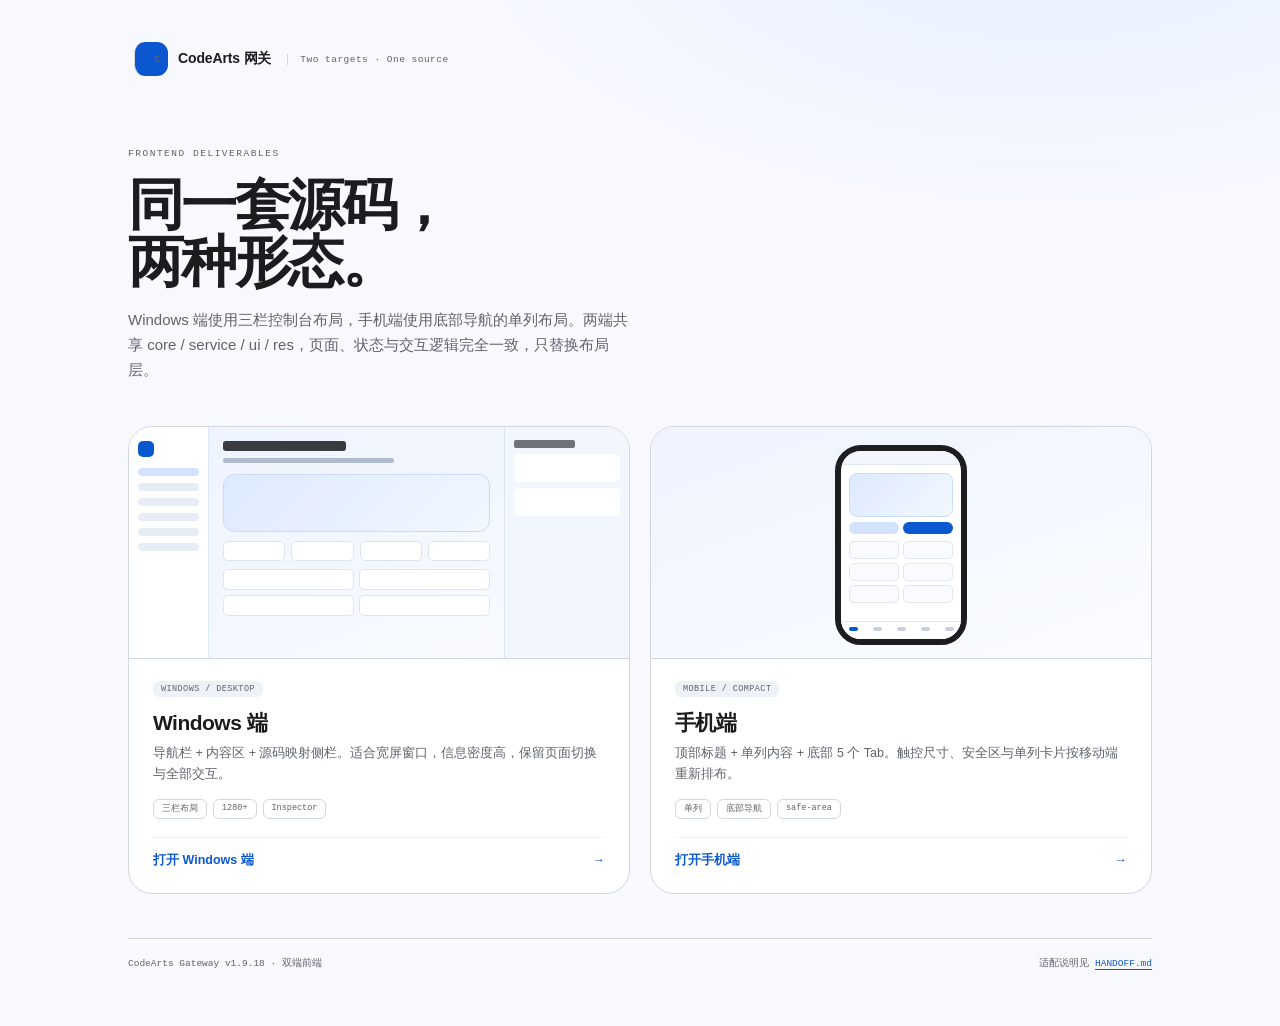
<file: web/index.html>
<!DOCTYPE html>
<html lang="zh-CN">
<head>
<meta charset="UTF-8">
<meta name="viewport" content="width=device-width, initial-scale=1">
<title>CodeArts 网关 · 选择端</title>
<link rel="icon" href="data:image/svg+xml,%3Csvg xmlns='http://www.w3.org/2000/svg' viewBox='0 0 24 24'%3E%3Crect width='24' height='24' rx='6' fill='%230B57D0'/%3E%3Cpath d='M7 12h10M12 7v10' stroke='white' stroke-width='2' stroke-linecap='round'/%3E%3C/svg%3E">
<style>
  :root {
    --primary: #0B57D0;
    --container: #D3E3FD;
    --on-container: #041E49;
    --ink: #1A1C1E;
    --muted: #5F636B;
    --line: #D2D6DF;
    --bg: #F8F9FF;
    --surface: #FFFFFF;
    --mono: "SF Mono", ui-monospace, Menlo, Consolas, monospace;
    --font: "Roboto", -apple-system, BlinkMacSystemFont, "PingFang SC", "Microsoft YaHei", sans-serif;
  }

  * { box-sizing: border-box; }

  body {
    margin: 0;
    min-height: 100vh;
    background:
      radial-gradient(1000px 520px at 82% -10%, #E4EDFF 0%, rgba(228, 237, 255, 0) 62%),
      var(--bg);
    color: var(--ink);
    font-family: var(--font);
    -webkit-font-smoothing: antialiased;
  }

  .wrap {
    max-width: 1080px;
    margin: 0 auto;
    padding: 42px 28px 56px;
  }

  .brand {
    display: flex;
    align-items: center;
    gap: 10px;
    text-decoration: none;
    color: inherit;
  }

  .mark {
    display: grid;
    place-items: center;
    width: 34px;
    height: 34px;
    border-radius: 11px;
    background: var(--primary);
    color: #fff;
    font-size: 15px;
    font-weight: 700;
  }

  .brand b {
    font-size: 14px;
    letter-spacing: -0.01em;
  }

  .brand span {
    margin-left: 6px;
    padding-left: 12px;
    border-left: 1px solid var(--line);
    font-family: var(--mono);
    font-size: 9.5px;
    letter-spacing: 0.05em;
    color: var(--muted);
  }

  .hero {
    max-width: 760px;
    padding: 66px 0 44px;
  }

  .kicker {
    font-family: var(--mono);
    font-size: 9.5px;
    letter-spacing: 0.16em;
    text-transform: uppercase;
    color: var(--muted);
  }

  h1 {
    margin: 16px 0 0;
    font-size: clamp(38px, 5vw, 56px);
    line-height: 1.02;
    font-weight: 600;
    letter-spacing: -0.045em;
  }

  .lede {
    margin: 18px 0 0;
    max-width: 60ch;
    font-size: 15px;
    line-height: 1.65;
    color: var(--muted);
  }

  .cards {
    display: grid;
    grid-template-columns: repeat(2, minmax(0, 1fr));
    gap: 20px;
  }

  .card {
    display: flex;
    flex-direction: column;
    overflow: hidden;
    border: 1px solid var(--line);
    border-radius: 24px;
    background: var(--surface);
    text-decoration: none;
    color: inherit;
    transition: transform 0.24s cubic-bezier(0.2, 0, 0, 1),
      box-shadow 0.24s cubic-bezier(0.2, 0, 0, 1), border-color 0.24s ease;
  }

  .card:hover {
    transform: translateY(-4px);
    border-color: #AECBFA;
    box-shadow: 0 20px 44px rgba(16, 24, 40, 0.1);
  }

  .preview {
    position: relative;
    height: 232px;
    border-bottom: 1px solid var(--line);
    overflow: hidden;
  }

  .preview-desktop {
    background: linear-gradient(160deg, #EDF3FE, #F9FBFF);
  }

  .d-rail {
    position: absolute;
    top: 0;
    bottom: 0;
    left: 0;
    display: flex;
    flex-direction: column;
    gap: 7px;
    width: 16%;
    padding: 14px 9px;
    background: #fff;
    border-right: 1px solid #DCE7F8;
  }

  .d-rail b {
    width: 16px;
    height: 16px;
    margin-bottom: 4px;
    border-radius: 5px;
    background: #0B57D0;
  }

  .d-rail i {
    width: 100%;
    height: 8px;
    border-radius: 4px;
    background: #E7EDF7;
  }

  .d-rail i.on { background: #D3E3FD; }

  .d-body {
    position: absolute;
    top: 0;
    right: 25%;
    bottom: 0;
    left: 16%;
    padding: 14px;
  }

  .d-title {
    display: block;
    width: 46%;
    height: 10px;
    border-radius: 3px;
    background: #1A1C1E;
    opacity: 0.85;
  }

  .d-sub {
    display: block;
    width: 64%;
    height: 5px;
    margin-top: 7px;
    border-radius: 2px;
    background: #AEBACD;
  }

  .d-hero {
    display: block;
    height: 58px;
    margin-top: 11px;
    border: 1px solid #C9DBF8;
    border-radius: 11px;
    background: linear-gradient(135deg, #DCE9FF, #F2F7FF);
  }

  .d-row {
    display: flex;
    gap: 6px;
    height: 20px;
    margin-top: 9px;
  }

  .d-row b {
    flex: 1;
    border: 1px solid #DCE5F2;
    border-radius: 5px;
    background: #fff;
  }

  .d-grid {
    display: grid;
    grid-template-columns: 1fr 1fr;
    gap: 5px;
    margin-top: 8px;
  }

  .d-grid i {
    height: 21px;
    border: 1px solid #DCE5F2;
    border-radius: 5px;
    background: #fff;
  }

  .d-sheet {
    position: absolute;
    top: 0;
    right: 0;
    bottom: 0;
    width: 25%;
    padding: 13px 9px;
    background: #F2F6FD;
    border-left: 1px solid #DCE5F2;
  }

  .d-sheet b {
    display: block;
    width: 58%;
    height: 8px;
    border-radius: 2px;
    background: #1A1C1E;
    opacity: 0.6;
  }

  .d-sheet i {
    display: block;
    height: 28px;
    margin-top: 6px;
    border-radius: 5px;
    background: #fff;
  }

  .preview-mobile {
    background: linear-gradient(160deg, #EEF3FE, #FAFCFF);
  }

  .phone {
    position: absolute;
    top: 18px;
    left: 50%;
    width: 132px;
    height: 200px;
    transform: translateX(-50%);
    border: 6px solid #1D1D1F;
    border-radius: 26px;
    background: #fff;
    overflow: hidden;
  }

  .phone-bar {
    height: 14px;
    background: #F3F6FC;
    border-bottom: 1px solid #E1E7F0;
  }

  .phone-body {
    padding: 8px;
  }

  .p-hero {
    height: 44px;
    border-radius: 8px;
    background: linear-gradient(135deg, #DCE9FF, #F3F8FF);
    border: 1px solid #C9DBF8;
  }

  .p-btns {
    display: flex;
    gap: 4px;
    margin-top: 5px;
  }

  .p-btns b {
    flex: 1;
    height: 12px;
    border-radius: 6px;
    background: #0B57D0;
  }

  .p-btns b:first-child {
    background: #D3E3FD;
  }

  .p-grid {
    display: grid;
    grid-template-columns: 1fr 1fr;
    gap: 4px;
    margin-top: 7px;
  }

  .p-grid i {
    height: 18px;
    border: 1px solid #E1E7F0;
    border-radius: 5px;
    background: #FAFBFF;
  }

  .p-tabs {
    position: absolute;
    right: 0;
    bottom: 0;
    left: 0;
    display: flex;
    justify-content: space-around;
    height: 18px;
    padding-top: 5px;
    background: #fff;
    border-top: 1px solid #E1E7F0;
  }

  .p-tabs i {
    width: 9px;
    height: 4px;
    border-radius: 2px;
    background: #C7D0DE;
  }

  .p-tabs i.on { background: #0B57D0; }

  .card-body {
    display: flex;
    flex-direction: column;
    flex: 1;
    padding: 22px 24px 24px;
  }

  .tag {
    align-self: flex-start;
    padding: 3px 8px;
    border-radius: 6px;
    background: #EDF1F8;
    font-family: var(--mono);
    font-size: 8.5px;
    letter-spacing: 0.05em;
    color: var(--muted);
  }

  h2 {
    margin: 12px 0 6px;
    font-size: 21px;
    font-weight: 600;
    letter-spacing: -0.025em;
  }

  .card p {
    margin: 0;
    font-size: 12.5px;
    line-height: 1.65;
    color: var(--muted);
  }

  .meta {
    display: flex;
    flex-wrap: wrap;
    gap: 6px;
    margin-top: 14px;
  }

  .meta span {
    padding: 3px 8px;
    border: 1px solid var(--line);
    border-radius: 6px;
    font-family: var(--mono);
    font-size: 8.5px;
    color: var(--muted);
  }

  .go {
    display: flex;
    align-items: center;
    justify-content: space-between;
    margin-top: 18px;
    padding-top: 14px;
    border-top: 1px solid #EDF1F8;
    color: var(--primary);
    font-size: 12.5px;
    font-weight: 600;
  }

  .go i {
    font-style: normal;
    transition: transform 0.22s cubic-bezier(0.2, 0, 0, 1);
  }

  .card:hover .go i { transform: translateX(4px); }

  .foot {
    display: flex;
    align-items: center;
    justify-content: space-between;
    gap: 16px;
    margin-top: 44px;
    padding-top: 18px;
    border-top: 1px solid var(--line);
    font-family: var(--mono);
    font-size: 9.5px;
    color: var(--muted);
  }

  .foot a {
    color: var(--primary);
    text-underline-offset: 3px;
  }

  @media (max-width: 760px) {
    .wrap { padding: 28px 18px 40px; }
    .hero { padding: 46px 0 34px; }
    h1 { font-size: 38px; }
    .cards { grid-template-columns: 1fr; }
    .preview { height: 220px; }
    .foot { flex-direction: column; align-items: flex-start; }
  }

  @media (prefers-reduced-motion: reduce) {
    *, *::before, *::after {
      transition-duration: 0.01ms !important;
      animation-duration: 0.01ms !important;
    }
  }
</style>
</head>
<body>

<div class="wrap">
  <a class="brand" href="index.html">
    <span class="mark">C</span>
    <b>CodeArts 网关</b>
    <span>Two targets · One source</span>
  </a>

  <header class="hero">
    <span class="kicker">Frontend deliverables</span>
    <h1>同一套源码，<br>两种形态。</h1>
    <p class="lede">Windows 端使用三栏控制台布局，手机端使用底部导航的单列布局。两端共享 core / service / ui / res，页面、状态与交互逻辑完全一致，只替换布局层。</p>
  </header>

  <section class="cards">
    <a class="card" href="desktop/index.html">
      <div class="preview preview-desktop">
        <div class="d-rail">
          <b></b><i class="on"></i><i></i><i></i><i></i><i></i><i></i>
        </div>
        <div class="d-body">
          <span class="d-title"></span>
          <span class="d-sub"></span>
          <span class="d-hero"></span>
          <span class="d-row"><b></b><b></b><b></b><b></b></span>
          <span class="d-grid"><i></i><i></i><i></i><i></i></span>
        </div>
        <div class="d-sheet"><b></b><i></i><i></i></div>
      </div>
      <div class="card-body">
        <span class="tag">WINDOWS / DESKTOP</span>
        <h2>Windows 端</h2>
        <p>导航栏 + 内容区 + 源码映射侧栏。适合宽屏窗口，信息密度高，保留页面切换与全部交互。</p>
        <div class="meta"><span>三栏布局</span><span>1280+</span><span>Inspector</span></div>
        <span class="go">打开 Windows 端 <i>→</i></span>
      </div>
    </a>

    <a class="card" href="mobile/index.html">
      <div class="preview preview-mobile">
        <div class="phone">
          <div class="phone-bar"></div>
          <div class="phone-body">
            <div class="p-hero"></div>
            <div class="p-btns"><b></b><b></b></div>
            <div class="p-grid"><i></i><i></i><i></i><i></i><i></i><i></i></div>
          </div>
          <div class="p-tabs"><i class="on"></i><i></i><i></i><i></i><i></i></div>
        </div>
      </div>
      <div class="card-body">
        <span class="tag">MOBILE / COMPACT</span>
        <h2>手机端</h2>
        <p>顶部标题 + 单列内容 + 底部 5 个 Tab。触控尺寸、安全区与单列卡片按移动端重新排布。</p>
        <div class="meta"><span>单列</span><span>底部导航</span><span>safe-area</span></div>
        <span class="go">打开手机端 <i>→</i></span>
      </div>
    </a>
  </section>

  <footer class="foot">
    <span>CodeArts Gateway v1.9.18 · 双端前端</span>
    <span>适配说明见 <a href="HANDOFF.md">HANDOFF.md</a></span>
  </footer>
</div>

</body>
</html>
</file>
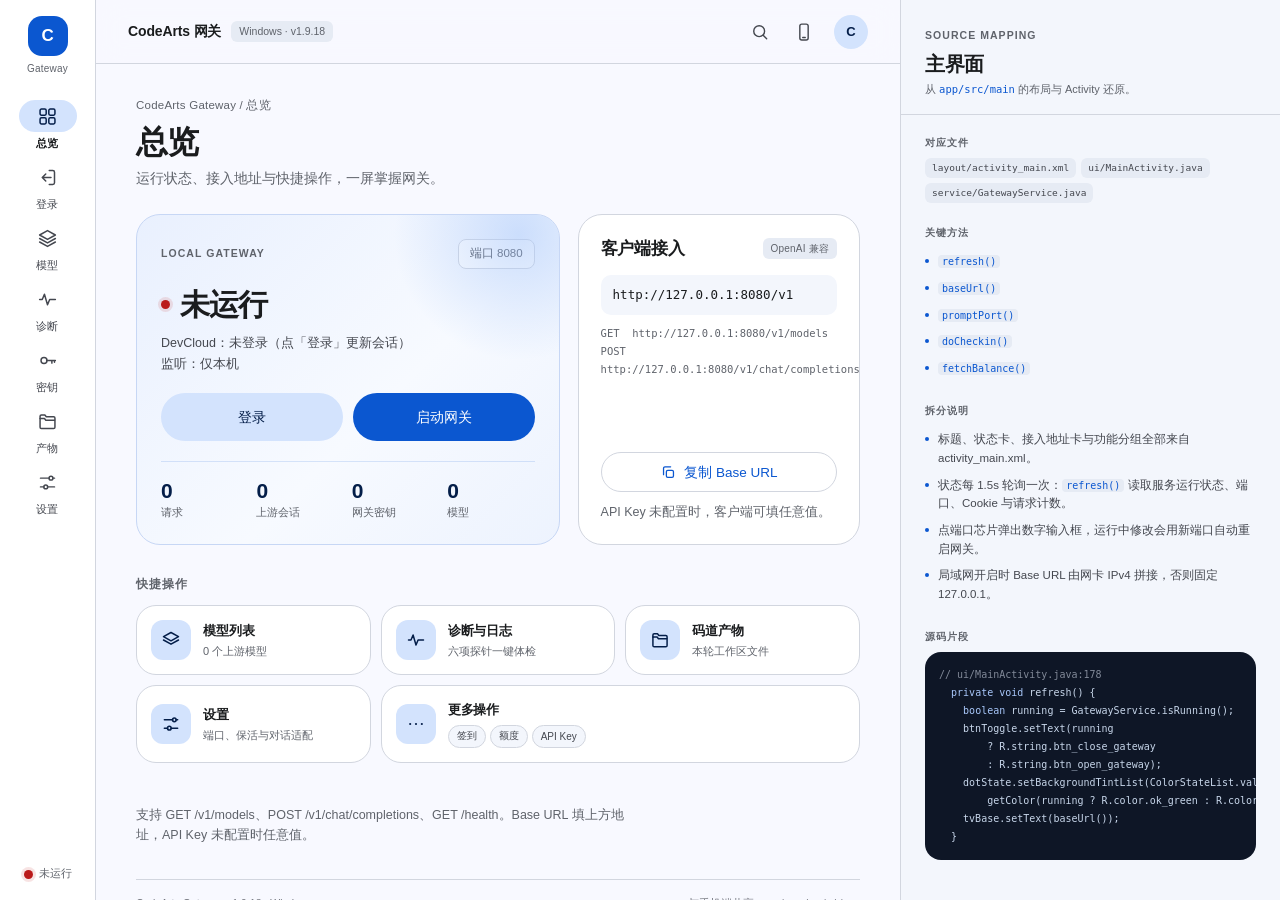
<file: web/desktop/index.html>
<!DOCTYPE html>
<html lang="zh-CN">
<head>
<meta charset="UTF-8">
<meta name="viewport" content="width=device-width, initial-scale=1">
<title>CodeArts 网关 · Windows</title>
<link rel="icon" href="data:image/svg+xml,%3Csvg xmlns='http://www.w3.org/2000/svg' viewBox='0 0 24 24'%3E%3Crect width='24' height='24' rx='6' fill='%230B57D0'/%3E%3Cpath d='M7 12h10M12 7v10' stroke='white' stroke-width='2' stroke-linecap='round'/%3E%3C/svg%3E">
<link rel="stylesheet" href="../src/res/tokens.css">
<link rel="stylesheet" href="../src/res/base.css">
<link rel="stylesheet" href="../src/res/components.css">
<link rel="stylesheet" href="../src/desktop/layout.css">
</head>
<body data-page="home">

<div class="app">
  <aside class="rail">
    <a class="rail-logo" href="../index.html" title="返回入口">
      <span class="rail-mark">C</span>
      <span class="rail-logo-text">Gateway</span>
    </a>

    <nav class="rail-nav" id="railNav">
      <button class="rail-item is-active" data-nav="home">
        <span class="rail-icon"><svg viewBox="0 0 24 24"><rect x="3.5" y="3.5" width="7" height="7" rx="1.6"/><rect x="13.5" y="3.5" width="7" height="7" rx="1.6"/><rect x="3.5" y="13.5" width="7" height="7" rx="1.6"/><rect x="13.5" y="13.5" width="7" height="7" rx="1.6"/></svg></span>
        <span class="rail-label">总览</span>
      </button>
      <button class="rail-item" data-nav="login">
        <span class="rail-icon"><svg viewBox="0 0 24 24"><path d="M14 4h4a2 2 0 0 1 2 2v12a2 2 0 0 1-2 2h-4"/><path d="M10 8l-4 4 4 4M6 12h10"/></svg></span>
        <span class="rail-label">登录</span>
      </button>
      <button class="rail-item" data-nav="models">
        <span class="rail-icon"><svg viewBox="0 0 24 24"><path d="M12 3 3 8l9 5 9-5-9-5z"/><path d="M3 12l9 5 9-5M3 16l9 5 9-5"/></svg></span>
        <span class="rail-label">模型</span>
      </button>
      <button class="rail-item" data-nav="diag">
        <span class="rail-icon"><svg viewBox="0 0 24 24"><path d="M3 12h3l2.5-6 3.5 12 2.5-6H21"/></svg></span>
        <span class="rail-label">诊断</span>
      </button>
      <button class="rail-item" data-nav="keys">
        <span class="rail-icon"><svg viewBox="0 0 24 24"><circle cx="8" cy="12" r="3.4"/><path d="M11 12h10M17 12v3M20 12v2"/></svg></span>
        <span class="rail-label">密钥</span>
      </button>
      <button class="rail-item" data-nav="artifacts">
        <span class="rail-icon"><svg viewBox="0 0 24 24"><path d="M3.5 8.5h5l1.6 2h10.4v8a1.5 1.5 0 0 1-1.5 1.5H5a1.5 1.5 0 0 1-1.5-1.5z"/><path d="M3.5 8.5V6a1.5 1.5 0 0 1 1.5-1.5h4l1.6 2H19a1.5 1.5 0 0 1 1.5 1.5v2"/></svg></span>
        <span class="rail-label">产物</span>
      </button>
      <button class="rail-item" data-nav="settings">
        <span class="rail-icon"><svg viewBox="0 0 24 24"><path d="M4 7h10M18 7h2M4 17h4M12 17h8"/><circle cx="16" cy="7" r="2.2"/><circle cx="10" cy="17" r="2.2"/></svg></span>
        <span class="rail-label">设置</span>
      </button>
    </nav>

    <div class="rail-foot">
      <div class="rail-state">
        <span class="dot is-off" id="railDot2"></span>
        <span id="railState2">未运行</span>
      </div>
    </div>
  </aside>

  <main class="main">
    <header class="topbar">
      <div class="topbar-lead">
        <span class="product">CodeArts 网关</span>
        <span class="env-chip">Windows · v1.9.18</span>
      </div>
      <div class="topbar-actions">
        <button class="icon-btn" data-nav="models" aria-label="搜索模型">
          <svg viewBox="0 0 24 24"><circle cx="11" cy="11" r="6.5"/><path d="m20 20-4.2-4.2"/></svg>
        </button>
        <a class="icon-btn" href="../mobile/index.html" title="打开手机端">
          <svg viewBox="0 0 24 24"><rect x="7" y="2.5" width="10" height="19" rx="2.4"/><path d="M10.5 18.5h3"/></svg>
        </a>
        <div class="avatar" title="本地演示">C</div>
      </div>
    </header>

    <div class="content" id="scrollRoot">
      <div class="page-head">
        <span class="crumb">CodeArts Gateway / <span id="pageCrumb">总览</span></span>
        <h1 id="pageTitle">总览</h1>
        <p id="pageLede">运行状态、接入地址与快捷操作，一屏掌握网关。</p>
      </div>
      <div id="view"></div>
      <footer class="page-foot">
        <span>CodeArts Gateway v1.9.18 · Windows</span>
        <span>与手机端共享 core / service / ui / res</span>
      </footer>
    </div>
  </main>

  <aside class="sheet">
    <div class="sheet-head">
      <span class="eyebrow">Source mapping</span>
      <h2 id="inspTitle">主界面</h2>
      <p>从 <code>app/src/main</code> 的布局与 Activity 还原。</p>
    </div>
    <div class="sheet-body" id="inspBody"></div>
  </aside>
</div>

<div class="toast" id="toast" role="status" aria-live="polite"></div>
<div class="modal-layer" id="modalLayer" hidden></div>

<script src="../src/core/data.js"></script>
<script src="../src/core/state.js"></script>
<script src="../src/core/storage.js"></script>
<script src="../src/res/icons.js"></script>
<script src="../src/service/gateway.js"></script>
<script src="../src/ui/components.js"></script>
<script src="../src/ui/pages.js"></script>
<script src="../src/ui/inspector.js"></script>
<script src="../src/ui/app.js"></script>
<script src="../src/desktop/app.js"></script>
</body>
</html>
</file>
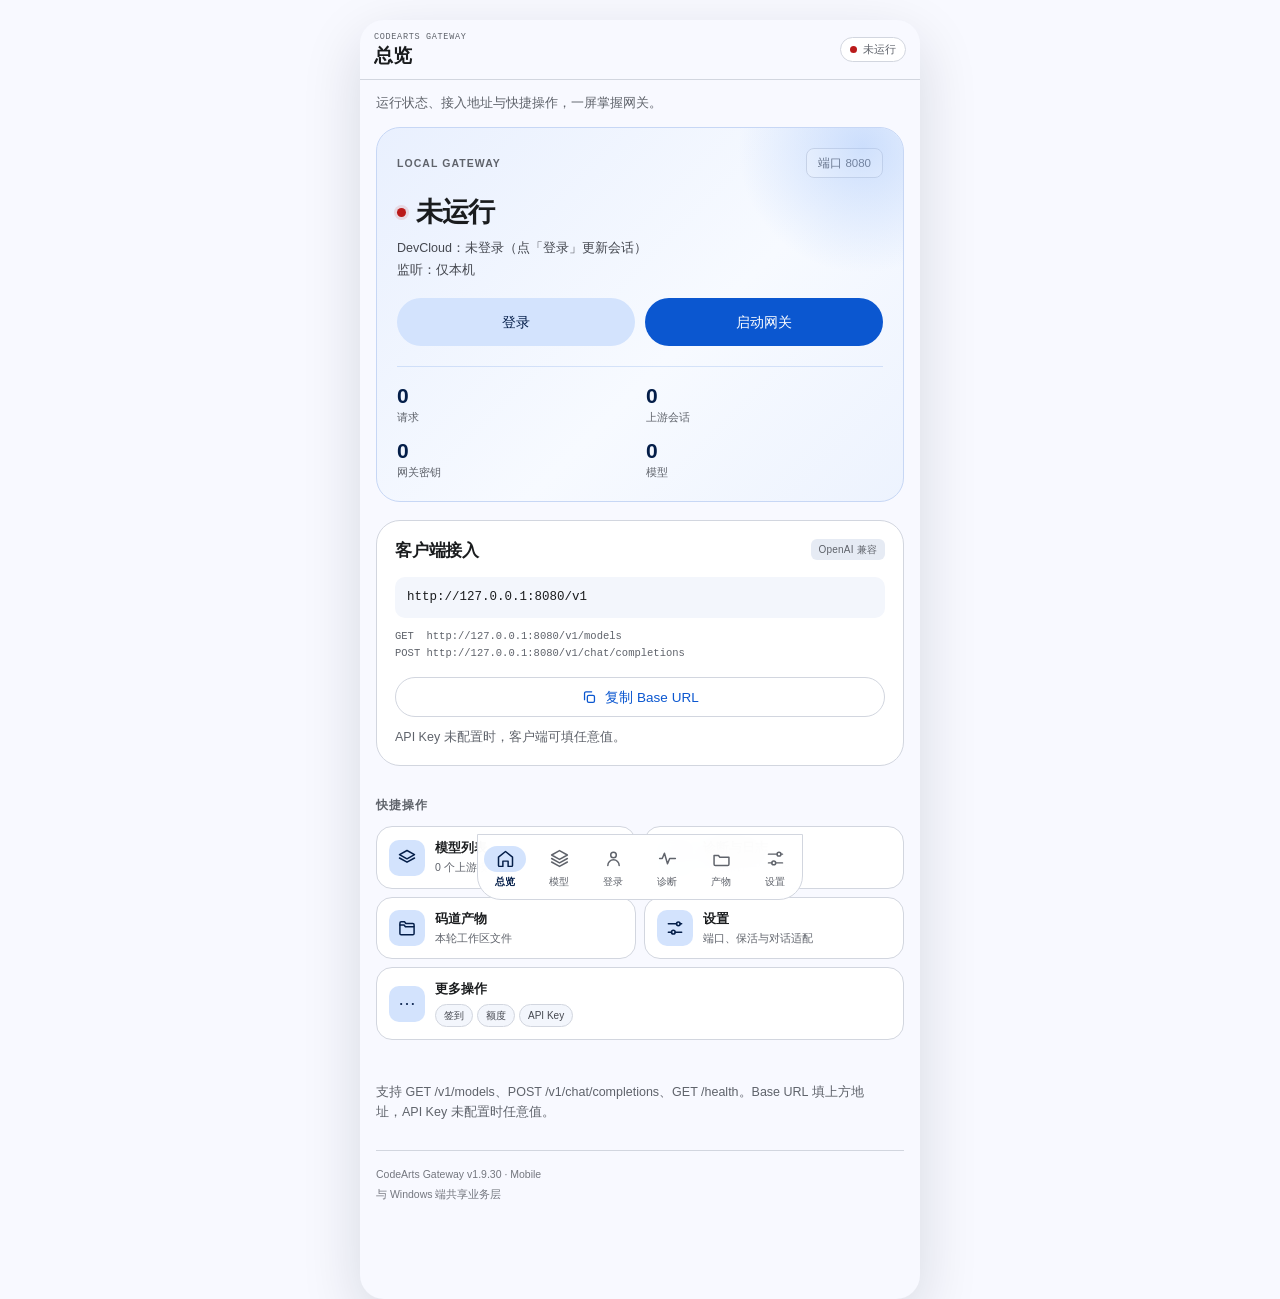
<file: web/mobile/index.html>
<!DOCTYPE html>
<html lang="zh-CN">
<head>
<meta charset="UTF-8">
<meta name="viewport" content="width=device-width, initial-scale=1, viewport-fit=cover">
<title>CodeArts 网关 · 手机端</title>
<link rel="icon" href="data:image/svg+xml,%3Csvg xmlns='http://www.w3.org/2000/svg' viewBox='0 0 24 24'%3E%3Crect width='24' height='24' rx='6' fill='%230B57D0'/%3E%3Cpath d='M7 12h10M12 7v10' stroke='white' stroke-width='2' stroke-linecap='round'/%3E%3C/svg%3E">
<link rel="stylesheet" href="../src/res/tokens.css">
<link rel="stylesheet" href="../src/res/base.css">
<link rel="stylesheet" href="../src/res/components.css">
<link rel="stylesheet" href="../src/mobile/layout.css">
</head>
<body data-page="home">

<div class="m-shell">
  <header class="m-topbar">
    <button class="m-back" id="mBack" hidden aria-label="返回总览">
      <svg viewBox="0 0 24 24"><path d="M15 19 8 12l7-7"/></svg>
    </button>
    <div class="m-title">
      <span class="m-crumb">CodeArts Gateway</span>
      <h1 id="pageTitle">总览</h1>
    </div>
    <div class="m-state">
      <span class="dot is-off" id="railDot2"></span>
      <span id="railState2">未运行</span>
    </div>
  </header>

  <main class="m-content" id="scrollRoot">
    <div class="page-head">
      <p id="pageLede">运行状态、接入地址与快捷操作，一屏掌握网关。</p>
    </div>
    <div id="view"></div>
    <footer class="page-foot">
      <span>CodeArts Gateway v1.9.30 · Mobile</span>
      <span>与 Windows 端共享业务层</span>
    </footer>
  </main>

  <nav class="m-tabs" id="mobileNav">
    <button class="m-tab is-active" data-nav="home">
      <span class="m-tab-icon"><svg viewBox="0 0 24 24"><path d="M4 10.5 12 4l8 6.5V20a1 1 0 0 1-1 1h-4v-6H9v6H5a1 1 0 0 1-1-1z"/></svg></span>
      <span>总览</span>
    </button>
    <button class="m-tab" data-nav="models">
      <span class="m-tab-icon"><svg viewBox="0 0 24 24"><path d="M12 3 3 8l9 5 9-5-9-5z"/><path d="M3 12l9 5 9-5M3 16l9 5 9-5"/></svg></span>
      <span>模型</span>
    </button>
    <button class="m-tab" data-nav="login">
      <span class="m-tab-icon"><svg viewBox="0 0 24 24"><circle cx="12" cy="8" r="3.2"/><path d="M5.5 20a6.5 6.5 0 0 1 13 0"/></svg></span>
      <span>登录</span>
    </button>
    <button class="m-tab" data-nav="diag">
      <span class="m-tab-icon"><svg viewBox="0 0 24 24"><path d="M3 12h3l2.5-6 3.5 12 2.5-6H21"/></svg></span>
      <span>诊断</span>
    </button>
    <button class="m-tab" data-nav="artifacts">
      <span class="m-tab-icon"><svg viewBox="0 0 24 24"><path d="M3.5 8.5h5l1.6 2h10.4v8a1.5 1.5 0 0 1-1.5 1.5H5a1.5 1.5 0 0 1-1.5-1.5z"/></svg></span>
      <span>产物</span>
    </button>
    <button class="m-tab" data-nav="settings">
      <span class="m-tab-icon"><svg viewBox="0 0 24 24"><path d="M4 7h10M18 7h2M4 17h4M12 17h8"/><circle cx="16" cy="7" r="2.2"/><circle cx="10" cy="17" r="2.2"/></svg></span>
      <span>设置</span>
    </button>
  </nav>
</div>

<div class="toast" id="toast" role="status" aria-live="polite"></div>
<div class="modal-layer" id="modalLayer" hidden></div>

<script src="../src/core/data.js"></script>
<script src="../src/core/native.js"></script>
<script src="../src/core/state.js"></script>
<script src="../src/core/storage.js"></script>
<script src="../src/res/icons.js"></script>
<script src="../src/service/gateway.js"></script>
<script src="../src/ui/components.js"></script>
<script src="../src/ui/pages.js"></script>
<script src="../src/ui/inspector.js"></script>
<script src="../src/ui/app.js"></script>
<script src="../src/mobile/app.js"></script>
</body>
</html>
</file>
<file: web/src/res/tokens.css>
:root {
  --primary: #0B57D0;
  --primary-hover: #0A4FBF;
  --on-primary: #FFFFFF;
  --primary-container: #D3E3FD;
  --on-primary-container: #041E49;

  --surface: #FFFFFF;
  --surface-dim: #F8F9FF;
  --surface-container-low: #F3F6FC;
  --surface-container: #EDF1F8;
  --surface-container-high: #E6EBF4;

  --on-surface: #1A1C1E;
  --on-surface-variant: #44474F;
  --muted: #5F636B;
  --outline: #74777F;
  --outline-variant: #D2D6DF;

  --error: #BA1A1A;
  --error-container: #FFDAD6;
  --green: #146C2E;
  --green-container: #C4EED0;
  --amber: #7A5900;
  --amber-container: #FFDF9E;

  --r-xs: 6px;
  --r-sm: 10px;
  --r-md: 16px;
  --r-lg: 24px;
  --r-xl: 28px;

  --font: "Roboto", "Roboto Flex", "Google Sans", -apple-system, BlinkMacSystemFont,
    "PingFang SC", "Hiragino Sans GB", "Microsoft YaHei", "Helvetica Neue", Arial, sans-serif;
  --mono: "Roboto Mono", "SF Mono", ui-monospace, Menlo, Consolas, monospace;

  --ease-standard: cubic-bezier(0.2, 0, 0, 1);
  --ease-emphasized: cubic-bezier(0.05, 0.7, 0.1, 1);

  --shadow-1: 0 1px 2px rgba(16, 24, 40, 0.08), 0 1px 3px rgba(16, 24, 40, 0.06);
  --shadow-2: 0 4px 12px rgba(16, 24, 40, 0.1), 0 1px 3px rgba(16, 24, 40, 0.06);
  --shadow-3: 0 12px 32px rgba(16, 24, 40, 0.16), 0 2px 6px rgba(16, 24, 40, 0.08);
}
</file>
<file: web/src/res/base.css>
* {
  box-sizing: border-box;
}

html,
body {
  height: 100%;
}

body {
  margin: 0;
  background: var(--surface-dim);
  color: var(--on-surface);
  font-family: var(--font);
  font-size: 14px;
  line-height: 1.5;
  -webkit-font-smoothing: antialiased;
  text-rendering: optimizeLegibility;
}

a {
  color: inherit;
}

button,
input,
textarea {
  font-family: inherit;
}

code,
pre {
  font-family: var(--mono);
}

svg {
  display: block;
}

[hidden] {
  display: none !important;
}

::selection {
  background: var(--primary-container);
  color: var(--on-primary-container);
}
</file>
<file: web/src/res/components.css>
.card {
  padding: 22px;
  border: 1px solid var(--outline-variant);
  border-radius: var(--r-lg);
  background: var(--surface);
}

.card h3 {
  margin: 0;
  font-size: 17px;
  line-height: 24px;
  font-weight: 600;
  letter-spacing: -0.01em;
}

.card-head {
  display: flex;
  align-items: center;
  justify-content: space-between;
  gap: 12px;
}

.badge-soft {
  padding: 3px 8px;
  border-radius: 6px;
  background: var(--surface-container-high);
  color: var(--muted);
  font-size: 10px;
  letter-spacing: 0.02em;
}

.support,
.footnote {
  margin: 0;
  font-size: 12.5px;
  line-height: 1.6;
  color: var(--muted);
}

.support {
  margin: 6px 0 12px;
}

.footnote {
  margin-top: 26px;
  max-width: 72ch;
}

.eyebrow {
  font-size: 10.5px;
  font-weight: 600;
  letter-spacing: 0.1em;
  text-transform: uppercase;
  color: var(--muted);
}

.section-head {
  margin: 30px 0 12px;
  font-size: 12px;
  font-weight: 600;
  letter-spacing: 0.08em;
  text-transform: uppercase;
  color: var(--muted);
}

.btn {
  display: inline-flex;
  align-items: center;
  justify-content: center;
  gap: 7px;
  height: 40px;
  padding: 0 20px;
  border: 1px solid transparent;
  border-radius: 20px;
  background: transparent;
  color: var(--primary);
  font-size: 13.5px;
  font-weight: 500;
  line-height: 1;
  white-space: nowrap;
  text-decoration: none;
  cursor: pointer;
  transition: background 0.16s ease, box-shadow 0.16s ease, border-color 0.16s ease,
    color 0.16s ease;
}

.btn svg {
  width: 17px;
  height: 17px;
  fill: none;
  stroke: currentColor;
  stroke-width: 1.8;
  stroke-linecap: round;
  stroke-linejoin: round;
}

.btn:active {
  transform: scale(0.985);
}

.btn:disabled {
  opacity: 0.55;
  cursor: default;
}

.btn-primary {
  background: var(--primary);
  color: var(--on-primary);
}

.btn-primary:hover {
  background: var(--primary-hover);
  box-shadow: var(--shadow-2);
}

#btnToggle.is-stop {
  background: var(--error);
  color: var(--on-primary);
  box-shadow: 0 2px 10px rgba(186, 26, 26, 0.22);
}

#btnToggle.is-stop:hover {
  background: #9A1B15;
  box-shadow: 0 4px 14px rgba(186, 26, 26, 0.28);
}

.btn-tonal {
  background: var(--primary-container);
  color: var(--on-primary-container);
}

.btn-tonal:hover {
  background: #C6DBFB;
}

.btn-outline {
  border-color: var(--outline-variant);
  color: var(--primary);
}

.btn-outline:hover {
  background: var(--surface-container-low);
  border-color: var(--outline);
}

.btn-text {
  padding: 0 12px;
  color: var(--primary);
}

.btn-text:hover {
  background: rgba(11, 87, 208, 0.08);
}

.btn-error {
  background: var(--error);
  color: #fff;
}

.btn-lg {
  height: 48px;
  padding: 0 24px;
  border-radius: 24px;
  font-size: 14px;
}

.btn-sm {
  height: 32px;
  padding: 0 12px;
  border-radius: 16px;
  font-size: 12px;
}

.btn.block {
  display: flex;
  width: 100%;
}

.btn.mini {
  height: 30px;
  padding: 0 12px;
  border-radius: 15px;
  font-size: 11px;
}

.chip {
  display: inline-flex;
  align-items: center;
  height: 30px;
  padding: 0 11px;
  border: 1px solid var(--outline-variant);
  border-radius: 8px;
  background: var(--surface);
  color: var(--on-surface-variant);
  font-size: 11.5px;
  font-weight: 500;
  cursor: pointer;
  transition: background 0.15s ease, border-color 0.15s ease, color 0.15s ease;
}

.chip:hover {
  background: var(--primary-container);
  border-color: transparent;
  color: var(--on-primary-container);
}

.dot {
  width: 9px;
  height: 9px;
  flex: none;
  border-radius: 50%;
  background: var(--outline);
  transition: background 0.2s ease, box-shadow 0.2s ease;
}

.dot.is-on {
  background: var(--green);
  box-shadow: 0 0 0 3px rgba(20, 108, 46, 0.14);
}

.dot.is-off {
  background: var(--error);
  box-shadow: 0 0 0 3px rgba(186, 26, 26, 0.12);
}

.hero-grid {
  display: grid;
  gap: 18px;
}

.hero {
  position: relative;
  overflow: hidden;
  display: flex;
  flex-direction: column;
  padding: 24px;
  background: linear-gradient(135deg, #E9F0FE 0%, #F7FAFF 58%, #EDF3FE 100%);
  border-color: #C7D7F5;
}

.hero::after {
  content: "";
  position: absolute;
  top: -110px;
  right: -90px;
  width: 260px;
  height: 260px;
  border-radius: 50%;
  background: radial-gradient(circle, rgba(168, 199, 250, 0.55), rgba(168, 199, 250, 0) 68%);
  pointer-events: none;
}

.hero-top {
  position: relative;
  display: flex;
  align-items: center;
  justify-content: space-between;
  gap: 12px;
}

.hero-state-row {
  position: relative;
  display: flex;
  align-items: center;
  gap: 10px;
  margin-top: 18px;
}

.hero-state {
  font-size: 30px;
  line-height: 36px;
  font-weight: 600;
  letter-spacing: -0.03em;
}

.hero-detail {
  position: relative;
  margin: 10px 0 0;
  min-height: 44px;
  font-size: 12.5px;
  line-height: 1.7;
  color: var(--on-surface-variant);
  white-space: pre-line;
}

.hero-actions {
  position: relative;
  display: flex;
  flex-wrap: wrap;
  gap: 10px;
  margin-top: 16px;
}

.hero-actions .btn {
  flex: 1;
  min-width: 0;
}

.hero-stats {
  position: relative;
  display: grid;
  grid-template-columns: repeat(4, 1fr);
  gap: 8px;
  margin-top: 20px;
  padding-top: 16px;
  border-top: 1px solid rgba(11, 87, 208, 0.14);
}

.hero-stats b {
  display: block;
  font-size: 21px;
  line-height: 26px;
  font-weight: 600;
  letter-spacing: -0.02em;
  color: var(--on-primary-container);
}

.hero-stats span {
  display: block;
  margin-top: 1px;
  font-size: 10.5px;
  color: var(--muted);
}

.connect {
  display: flex;
  flex-direction: column;
}

.base {
  display: block;
  margin-top: 14px;
  padding: 11px 12px;
  border-radius: var(--r-sm);
  background: var(--surface-container-low);
  font-size: 12.5px;
  color: var(--on-surface);
  word-break: break-all;
}

.endpoints {
  margin: 10px 0 14px;
  font-size: 10.5px;
  line-height: 1.7;
  color: var(--muted);
  white-space: pre-wrap;
}

.connect .btn {
  margin-top: auto;
}

.connect .support {
  margin: 10px 0 0;
}

.action-grid {
  display: grid;
  grid-template-columns: 1fr;
  gap: 10px;
}

.action {
  position: relative;
  display: flex;
  align-items: center;
  gap: 12px;
  padding: 14px;
  border: 1px solid var(--outline-variant);
  border-radius: 20px;
  background: var(--surface);
  color: inherit;
  text-align: left;
  text-decoration: none;
  cursor: pointer;
  transition: background 0.16s ease, border-color 0.16s ease, transform 0.16s ease;
}

.action:hover {
  background: var(--surface-container-low);
  border-color: #AECBFA;
  transform: translateY(-1px);
}

.action:active {
  transform: translateY(0) scale(0.995);
}

.action-icon {
  display: grid;
  place-items: center;
  width: 40px;
  height: 40px;
  flex: none;
  border-radius: 12px;
  background: var(--primary-container);
  color: var(--on-primary-container);
}

.action-icon svg {
  width: 20px;
  height: 20px;
  fill: none;
  stroke: currentColor;
  stroke-width: 1.8;
  stroke-linecap: round;
  stroke-linejoin: round;
}

.action-text {
  min-width: 0;
}

.action-text b {
  display: block;
  font-size: 13px;
  font-weight: 600;
  letter-spacing: -0.01em;
}

.action-text small {
  display: block;
  margin-top: 2px;
  font-size: 11px;
  color: var(--muted);
}

.action-tools {
  cursor: default;
}

.mini-actions {
  display: flex;
  flex-wrap: wrap;
  gap: 4px;
  margin-top: 5px;
}

.mini-action {
  display: inline-flex;
  align-items: center;
  height: 23px;
  padding: 0 8px;
  border: 1px solid var(--outline-variant);
  border-radius: 12px;
  background: var(--surface-container-low);
  color: var(--on-surface-variant);
  font-size: 10px;
  font-weight: 500;
  text-decoration: none;
  cursor: pointer;
  transition: background 0.15s ease, border-color 0.15s ease, color 0.15s ease;
}

.mini-action:hover {
  background: var(--surface);
  border-color: #AECBFA;
  color: var(--primary);
}

.mini-action:disabled {
  opacity: 0.5;
  cursor: default;
}

.result-grid {
  display: grid;
  grid-template-columns: 1fr;
  gap: 12px;
  margin-top: 16px;
}

.result {
  margin: 0;
  padding: 14px;
  border-radius: var(--r-md);
  background: var(--surface-container-low);
  font-size: 11px;
  line-height: 1.7;
  color: var(--on-surface-variant);
  white-space: pre-wrap;
}

.result:empty {
  display: none;
}

.toolbar-row {
  display: flex;
  align-items: center;
  gap: 10px;
  flex-wrap: wrap;
}

.search-field {
  position: relative;
  display: flex;
  align-items: center;
  gap: 9px;
  flex: 1;
  min-width: 240px;
  height: 48px;
  padding: 0 14px;
  border: 1px solid var(--outline-variant);
  border-radius: 24px;
  background: var(--surface);
  color: var(--muted);
  transition: border-color 0.16s ease, box-shadow 0.16s ease;
}

.search-field:focus-within {
  border-color: var(--primary);
  box-shadow: 0 0 0 1px var(--primary);
}

.search-field > svg {
  width: 18px;
  height: 18px;
  flex: none;
  fill: none;
  stroke: currentColor;
  stroke-width: 1.8;
  stroke-linecap: round;
}

.search-field input {
  flex: 1;
  min-width: 0;
  height: 100%;
  border: 0;
  outline: 0;
  background: transparent;
  font-size: 13.5px;
  color: var(--on-surface);
}

.search-field input::placeholder {
  color: var(--outline);
}

.search-clear {
  display: grid;
  place-items: center;
  width: 22px;
  height: 22px;
  border: 0;
  border-radius: 50%;
  background: var(--surface-container-high);
  color: var(--muted);
  font-size: 14px;
  cursor: pointer;
}

.status-line {
  margin: 14px 2px 12px;
  font-size: 11.5px;
  color: var(--muted);
}

.model-grid {
  display: grid;
  grid-template-columns: 1fr;
  gap: 12px;
}

.model-card {
  display: block;
  width: 100%;
  padding: 18px;
  border: 1px solid var(--outline-variant);
  border-radius: var(--r-lg);
  background: var(--surface);
  text-align: left;
  color: inherit;
  cursor: pointer;
  transition: border-color 0.16s ease, background 0.16s ease, transform 0.16s ease;
}

.model-card:hover {
  border-color: #AECBFA;
  background: var(--surface-container-low);
  transform: translateY(-1px);
}

.model-card-head {
  display: flex;
  align-items: baseline;
  justify-content: space-between;
  gap: 10px;
}

.model-name {
  min-width: 0;
  overflow: hidden;
  font-size: 15px;
  font-weight: 600;
  letter-spacing: -0.01em;
  text-overflow: ellipsis;
  white-space: nowrap;
}

.model-index {
  font-family: var(--mono);
  font-size: 10px;
  color: var(--outline);
  flex: none;
}

.model-id {
  display: block;
  margin-top: 4px;
  overflow: hidden;
  font-size: 11.5px;
  color: var(--primary);
  text-overflow: ellipsis;
  white-space: nowrap;
}

.tag-row {
  display: flex;
  flex-wrap: wrap;
  gap: 6px;
  margin-top: 12px;
}

.tag {
  padding: 3px 9px;
  border-radius: 7px;
  background: var(--surface-container-low);
  border: 1px solid var(--outline-variant);
  font-size: 10.5px;
  color: var(--on-surface-variant);
}

.copy-hint {
  display: block;
  margin-top: 10px;
  font-size: 10.5px;
  color: var(--outline);
}

.settings-grid {
  display: grid;
  grid-template-columns: 1fr;
  gap: 14px;
}

.card.wide {
  grid-column: 1 / -1;
}

.setting-grid {
  display: grid;
  grid-template-columns: 1fr;
  gap: 2px;
}

.setting-row {
  display: flex;
  align-items: center;
  justify-content: space-between;
  gap: 18px;
  padding: 10px 0;
}

.setting-text {
  font-size: 13px;
  line-height: 1.45;
}

.setting-text small {
  display: block;
  margin-top: 2px;
  font-size: 11px;
  color: var(--muted);
}

.tf {
  display: block;
  margin: 4px 0 12px;
}

.tf span {
  display: block;
  margin: 0 0 6px 4px;
  font-size: 11px;
  color: var(--muted);
}

.tf input {
  width: 100%;
  height: 50px;
  padding: 0 14px;
  border: 1px solid var(--outline-variant);
  border-radius: var(--r-sm);
  outline: 0;
  background: var(--surface);
  font-size: 13.5px;
  color: var(--on-surface);
  transition: border-color 0.16s ease, box-shadow 0.16s ease;
}

.tf input:focus {
  border-color: var(--primary);
  box-shadow: 0 0 0 1px var(--primary);
}

.switch {
  position: relative;
  display: block;
  width: 52px;
  height: 32px;
  flex: none;
  cursor: pointer;
}

.switch input {
  position: absolute;
  inset: 0;
  width: 100%;
  height: 100%;
  margin: 0;
  opacity: 0;
  cursor: pointer;
}

.track {
  position: absolute;
  inset: 0;
  border: 2px solid var(--outline);
  border-radius: 16px;
  background: var(--surface-container-high);
  transition: background 0.2s ease, border-color 0.2s ease;
}

.track::after {
  content: "";
  position: absolute;
  top: 50%;
  left: 5px;
  width: 16px;
  height: 16px;
  border-radius: 50%;
  background: var(--outline);
  transform: translateY(-50%);
  transition: transform 0.22s var(--ease-emphasized), width 0.22s var(--ease-emphasized),
    height 0.22s var(--ease-emphasized), background 0.22s ease;
}

.switch input:checked + .track {
  background: var(--primary);
  border-color: var(--primary);
}

.switch input:checked + .track::after {
  width: 24px;
  height: 24px;
  left: 24px;
  background: var(--on-primary);
}

.switch input:focus-visible + .track {
  box-shadow: 0 0 0 3px rgba(11, 87, 208, 0.24);
}

.card-btn-row {
  display: flex;
  flex-wrap: wrap;
  gap: 4px;
  margin-top: 6px;
}

.card-btn-row .btn {
  padding: 0 10px;
}

.save-bar {
  display: flex;
  align-items: center;
  justify-content: space-between;
  gap: 16px;
  margin-top: 20px;
  padding: 16px 20px;
  border-radius: var(--r-md);
  background: var(--surface-container-low);
}

.save-bar .support {
  max-width: 460px;
}

.key-add {
  display: flex;
  align-items: flex-end;
  gap: 10px;
  margin-top: 16px;
}

.key-list {
  margin-top: 12px;
}

.key-row {
  display: flex;
  align-items: center;
  gap: 8px;
  padding: 12px 0;
  border-top: 1px solid var(--outline-variant);
}

.key-row code {
  flex: 1;
  min-width: 0;
  font-size: 12px;
  word-break: break-all;
}

.empty {
  padding: 24px 4px;
  font-size: 12.5px;
  line-height: 1.6;
  color: var(--muted);
}

.login-grid {
  display: grid;
  grid-template-columns: 1fr;
  gap: 18px;
  align-items: start;
}

.login-preview {
  padding: 0;
  overflow: hidden;
}

.browser-bar {
  display: flex;
  align-items: center;
  gap: 10px;
  height: 42px;
  padding: 0 14px;
  background: var(--surface-container-low);
  border-bottom: 1px solid var(--outline-variant);
}

.browser-dots {
  display: flex;
  gap: 5px;
}

.browser-dots i {
  width: 8px;
  height: 8px;
  border-radius: 50%;
  background: var(--outline-variant);
}

.browser-url {
  flex: 1;
  overflow: hidden;
  font-size: 11px;
  color: var(--muted);
  text-overflow: ellipsis;
  white-space: nowrap;
}

.login-body {
  padding: 26px;
}

.brand-lockup {
  display: flex;
  align-items: center;
  gap: 10px;
}

.brand-badge {
  display: grid;
  place-items: center;
  width: 38px;
  height: 38px;
  border-radius: 12px;
  background: var(--primary);
  color: #fff;
  font-weight: 700;
}

.brand-lockup b {
  display: block;
  font-size: 14px;
}

.brand-lockup small {
  display: block;
  margin-top: 1px;
  font-size: 10.5px;
  color: var(--muted);
}

.login-body h3 {
  margin: 20px 0 4px;
  font-size: 21px;
  letter-spacing: -0.02em;
}

.login-body .tf {
  margin-top: 12px;
}

.web-state {
  margin: 12px 0 0;
  padding: 10px 12px;
  border-radius: var(--r-sm);
  background: var(--primary-container);
  color: var(--on-primary-container);
  font-size: 11.5px;
  line-height: 1.55;
  white-space: pre-line;
}

.session-card {
  display: flex;
  flex-direction: column;
  gap: 10px;
}

.session-note {
  display: flex;
  gap: 10px;
  margin-top: 8px;
  padding-top: 14px;
  border-top: 1px solid var(--outline-variant);
}

.session-note p {
  margin: 0;
  font-size: 11.5px;
  line-height: 1.6;
  color: var(--muted);
}

.session-note code {
  font-size: 10.5px;
  color: var(--primary);
}

.diag-hero {
  display: flex;
  align-items: center;
  justify-content: space-between;
  gap: 18px;
  background: linear-gradient(120deg, #F5F9FF, #FFFFFF);
}

.diag-hero .support {
  margin: 6px 0 0;
}

.verdict {
  margin: 14px 2px;
  font-size: 12.5px;
  line-height: 1.6;
  color: var(--muted);
  white-space: pre-line;
}

.verdict.is-ok {
  color: var(--green);
}

.verdict.is-fail {
  color: var(--error);
}

.diag-list {
  display: grid;
  gap: 8px;
}

.diag-item {
  padding: 14px 16px;
  border: 1px solid var(--outline-variant);
  border-radius: var(--r-md);
  background: var(--surface);
  opacity: 0;
  transform: translateY(6px);
  transition: opacity 0.24s var(--ease-standard), transform 0.24s var(--ease-standard);
}

.diag-item.is-in {
  opacity: 1;
  transform: none;
}

.diag-head {
  display: flex;
  align-items: center;
  gap: 8px;
}

.diag-head b {
  font-size: 13px;
  font-weight: 600;
}

.diag-detail {
  margin: 6px 0 0 17px;
  font-size: 11.5px;
  line-height: 1.55;
  color: var(--on-surface-variant);
  word-break: break-word;
}

.log-card {
  margin-top: 16px;
}

.row-actions {
  display: flex;
  gap: 2px;
}

.log {
  max-height: 220px;
  margin: 12px 0 0;
  overflow: auto;
  padding: 14px;
  border-radius: var(--r-md);
  background: #0E1626;
  color: #C7D6EA;
  font-size: 10.5px;
  line-height: 1.7;
  white-space: pre-wrap;
  word-break: break-all;
}

.path-bar {
  display: flex;
  align-items: center;
  justify-content: space-between;
  gap: 18px;
  padding: 16px 20px;
  border-radius: var(--r-md);
  background: var(--surface-container-low);
  margin-bottom: 16px;
}

.path-bar code {
  display: block;
  margin-top: 4px;
  font-size: 11.5px;
  color: var(--primary);
  word-break: break-all;
}

.path-bar .support {
  max-width: 340px;
  text-align: right;
}

.artifact-grid {
  display: grid;
  grid-template-columns: 1fr;
  gap: 12px;
}

.artifact-card {
  padding: 18px;
  border: 1px solid var(--outline-variant);
  border-radius: var(--r-lg);
  background: var(--surface);
}

.artifact-top {
  display: flex;
  align-items: flex-start;
  gap: 12px;
}

.file-badge {
  display: grid;
  place-items: center;
  width: 42px;
  height: 42px;
  flex: none;
  border-radius: 12px;
  background: var(--surface-container-low);
  color: var(--primary);
  font-family: var(--mono);
  font-size: 9.5px;
  font-weight: 600;
  letter-spacing: 0.02em;
}

.artifact-name {
  font-size: 13.5px;
  font-weight: 600;
  line-height: 1.4;
  word-break: break-all;
}

.artifact-path {
  display: block;
  margin-top: 8px;
  font-size: 10.5px;
  color: var(--muted);
  word-break: break-all;
}

.artifact-meta {
  margin: 6px 0 0;
  font-size: 10.5px;
  color: var(--outline);
}

.artifact-actions {
  display: flex;
  gap: 6px;
  margin-top: 14px;
}

.artifact-actions .btn {
  flex: 1;
  height: 34px;
  padding: 0 8px;
  font-size: 11px;
}

.page-foot {
  display: flex;
  align-items: center;
  justify-content: space-between;
  gap: 16px;
  margin-top: 34px;
  padding-top: 16px;
  border-top: 1px solid var(--outline-variant);
  font-size: 10.5px;
  color: var(--outline);
}

.insp-block {
  margin-bottom: 22px;
}

.insp-block:last-child {
  margin-bottom: 0;
}

.insp-block h4 {
  margin: 0 0 8px;
  font-size: 10px;
  font-weight: 600;
  letter-spacing: 0.09em;
  text-transform: uppercase;
  color: var(--muted);
}

.insp-files {
  display: flex;
  flex-wrap: wrap;
  gap: 5px;
}

.insp-file {
  padding: 3px 7px;
  border-radius: 6px;
  background: var(--surface-container-high);
  font-family: var(--mono);
  font-size: 9.5px;
  color: var(--on-surface-variant);
}

.insp-list {
  margin: 0;
  padding: 0;
  list-style: none;
}

.insp-list li {
  position: relative;
  padding: 4px 0 4px 13px;
  font-size: 11.5px;
  line-height: 1.62;
  color: var(--on-surface-variant);
}

.insp-list li::before {
  content: "";
  position: absolute;
  top: 11px;
  left: 0;
  width: 4px;
  height: 4px;
  border-radius: 50%;
  background: var(--primary);
}

.insp-list li code {
  padding: 1px 4px;
  border-radius: 4px;
  background: var(--surface-container-high);
  font-size: 10px;
  color: var(--primary);
}

.insp-code {
  margin: 0;
  overflow-x: auto;
  padding: 14px;
  border-radius: var(--r-md);
  background: #0E1626;
  color: #C7D6EA;
  font-size: 10px;
  line-height: 1.8;
}

.insp-code .kw { color: #A8C7FA; }
.insp-code .str { color: #A6D9B6; }
.insp-code .cm { color: #828A99; }

.toast {
  position: fixed;
  z-index: 80;
  left: 50%;
  bottom: 30px;
  max-width: min(420px, calc(100vw - 40px));
  padding: 12px 18px;
  border-radius: 10px;
  background: #1F2937;
  color: #F8FAFC;
  font-size: 12.5px;
  text-align: center;
  opacity: 0;
  transform: translate(-50%, 10px);
  pointer-events: none;
  transition: opacity 0.2s ease, transform 0.2s ease;
}

.toast.is-show {
  opacity: 1;
  transform: translate(-50%, 0);
}

.modal-layer {
  position: fixed;
  inset: 0;
  z-index: 90;
  display: grid;
  place-items: center;
  padding: 20px;
  background: rgba(20, 24, 32, 0.42);
  backdrop-filter: blur(2px);
}

.modal-layer[hidden] {
  display: none;
}

.modal {
  width: min(420px, 100%);
  padding: 24px;
  border-radius: var(--r-xl);
  background: var(--surface);
  box-shadow: var(--shadow-3);
  animation: dialogIn 0.2s var(--ease-emphasized);
}

@keyframes dialogIn {
  from { opacity: 0; transform: scale(0.96); }
  to { opacity: 1; transform: none; }
}

.modal-head {
  display: flex;
  align-items: flex-start;
  justify-content: space-between;
  gap: 12px;
}

.modal-head h3 {
  margin: 0;
  font-size: 19px;
  font-weight: 600;
  letter-spacing: -0.02em;
}

.modal-x {
  width: 30px;
  height: 30px;
  margin: -4px -4px 0 0;
  border: 0;
  border-radius: 50%;
  background: transparent;
  color: var(--muted);
  font-size: 20px;
  line-height: 1;
  cursor: pointer;
}

.modal-x:hover {
  background: var(--surface-container);
}

.modal-copy {
  margin: 10px 0 14px;
  font-size: 12px;
  line-height: 1.6;
  color: var(--muted);
}

.modal .field {
  width: 100%;
  height: 52px;
  padding: 0 14px;
  border: 1px solid var(--outline-variant);
  border-radius: var(--r-sm);
  outline: 0;
  background: var(--surface);
  font-size: 13.5px;
  color: var(--on-surface);
}

.modal textarea.field {
  height: 96px;
  padding: 12px 14px;
  resize: vertical;
  line-height: 1.5;
}

.modal .field:focus {
  border-color: var(--primary);
  box-shadow: 0 0 0 1px var(--primary);
}

.modal-actions {
  display: flex;
  justify-content: flex-end;
  gap: 8px;
  margin-top: 20px;
}

@media (prefers-reduced-motion: reduce) {
  *,
  *::before,
  *::after {
    animation-duration: 0.01ms !important;
    transition-duration: 0.01ms !important;
    scroll-behavior: auto !important;
  }
}
</file>
<file: web/src/desktop/layout.css>
.app {
  display: grid;
  grid-template-columns: 96px minmax(0, 1fr) 380px;
  height: 100vh;
  overflow: hidden;
}

.rail {
  display: flex;
  flex-direction: column;
  align-items: center;
  gap: 6px;
  padding: 14px 8px 18px;
  background: var(--surface);
  border-right: 1px solid var(--outline-variant);
  overflow-y: auto;
}

.rail-logo {
  display: flex;
  flex-direction: column;
  align-items: center;
  gap: 5px;
  padding: 2px 0 14px;
  text-decoration: none;
}

.rail-mark {
  display: grid;
  place-items: center;
  width: 40px;
  height: 40px;
  border-radius: 14px;
  background: var(--primary);
  color: #fff;
  font-size: 17px;
  font-weight: 700;
  letter-spacing: -0.02em;
}

.rail-logo-text {
  font-size: 10px;
  letter-spacing: 0.02em;
  color: var(--muted);
}

.rail-nav {
  display: flex;
  flex-direction: column;
  gap: 2px;
  width: 100%;
}

.rail-item {
  display: flex;
  flex-direction: column;
  align-items: center;
  gap: 3px;
  padding: 4px 0;
  border: 0;
  border-radius: var(--r-sm);
  background: transparent;
  color: var(--on-surface-variant);
  cursor: pointer;
  text-decoration: none;
}

.rail-icon {
  display: grid;
  place-items: center;
  width: 58px;
  height: 32px;
  border-radius: 16px;
  transition: background 0.18s var(--ease-standard), color 0.18s var(--ease-standard);
}

.rail-icon svg {
  width: 21px;
  height: 21px;
  fill: none;
  stroke: currentColor;
  stroke-width: 1.7;
  stroke-linecap: round;
  stroke-linejoin: round;
}

.rail-label {
  font-size: 11px;
  line-height: 16px;
  letter-spacing: 0.01em;
}

.rail-item:hover .rail-icon {
  background: var(--surface-container);
}

.rail-item.is-active {
  color: var(--on-primary-container);
}

.rail-item.is-active .rail-icon {
  background: var(--primary-container);
  color: var(--on-primary-container);
}

.rail-item.is-active .rail-label {
  color: var(--on-surface);
  font-weight: 600;
}

.rail-foot {
  display: flex;
  flex-direction: column;
  align-items: center;
  gap: 8px;
  margin-top: auto;
  padding-top: 14px;
}

.rail-state {
  display: flex;
  align-items: center;
  gap: 6px;
  font-size: 10.5px;
  color: var(--muted);
  white-space: nowrap;
}

.main {
  display: flex;
  flex-direction: column;
  min-width: 0;
  height: 100vh;
}

.topbar {
  display: flex;
  align-items: center;
  justify-content: space-between;
  gap: 16px;
  height: 64px;
  padding: 0 32px;
  flex: none;
  background: rgba(248, 249, 255, 0.86);
  border-bottom: 1px solid var(--outline-variant);
  backdrop-filter: blur(14px);
  -webkit-backdrop-filter: blur(14px);
}

.topbar-lead {
  display: flex;
  align-items: center;
  gap: 10px;
  min-width: 0;
}

.product {
  font-size: 14px;
  font-weight: 600;
  letter-spacing: -0.01em;
}

.env-chip {
  padding: 3px 8px;
  border-radius: 6px;
  background: var(--surface-container-high);
  color: var(--muted);
  font-size: 10.5px;
}

.topbar-actions {
  display: flex;
  align-items: center;
  gap: 4px;
}

.icon-btn {
  display: grid;
  place-items: center;
  width: 40px;
  height: 40px;
  border: 0;
  border-radius: 50%;
  background: transparent;
  color: var(--on-surface-variant);
  cursor: pointer;
  transition: background 0.15s ease;
}

.icon-btn:hover {
  background: var(--surface-container);
}

.icon-btn svg {
  width: 20px;
  height: 20px;
  fill: none;
  stroke: currentColor;
  stroke-width: 1.7;
  stroke-linecap: round;
  stroke-linejoin: round;
}

.avatar {
  display: grid;
  place-items: center;
  width: 34px;
  height: 34px;
  margin-left: 6px;
  border-radius: 50%;
  background: var(--primary-container);
  color: var(--on-primary-container);
  font-size: 13px;
  font-weight: 600;
}

.content {
  flex: 1;
  overflow-y: auto;
  padding: 30px 40px 56px;
  scroll-behavior: smooth;
}

.content > * {
  max-width: 1120px;
  margin-left: auto;
  margin-right: auto;
}

.page-head {
  margin-bottom: 24px;
}

.crumb {
  font-size: 11.5px;
  letter-spacing: 0.02em;
  color: var(--muted);
}

.page-head h1 {
  margin: 7px 0 6px;
  font-size: 32px;
  line-height: 40px;
  font-weight: 600;
  letter-spacing: -0.025em;
}

.page-head p {
  margin: 0;
  max-width: 62ch;
  font-size: 14px;
  line-height: 1.55;
  color: var(--muted);
}

body[data-page="login"] .page-head {
  display: none;
}

body[data-page="login"] .content {
  padding-top: 18px;
}

.sheet {
  display: flex;
  flex-direction: column;
  min-width: 0;
  height: 100vh;
  background: var(--surface-container-low);
  border-left: 1px solid var(--outline-variant);
}

.sheet-head {
  flex: none;
  padding: 24px 24px 16px;
  border-bottom: 1px solid var(--outline-variant);
}

.sheet-head h2 {
  margin: 6px 0 4px;
  font-size: 20px;
  line-height: 26px;
  font-weight: 600;
  letter-spacing: -0.02em;
}

.sheet-head p {
  margin: 0;
  font-size: 11px;
  color: var(--muted);
}

.sheet-head code {
  font-size: 10.5px;
  color: var(--primary);
}

.sheet-body {
  flex: 1;
  overflow-y: auto;
  padding: 20px 24px 32px;
}

.hero-grid {
  grid-template-columns: minmax(0, 1.35fr) minmax(0, 0.9fr);
}

.action-grid {
  grid-template-columns: repeat(3, minmax(0, 1fr));
}

.action-tools {
  grid-column: span 2;
}

.model-grid {
  grid-template-columns: repeat(2, minmax(0, 1fr));
}

.settings-grid {
  grid-template-columns: repeat(2, minmax(0, 1fr));
}

.setting-grid {
  grid-template-columns: repeat(2, minmax(0, 1fr));
  gap: 2px 28px;
}

.login-grid {
  grid-template-columns: minmax(0, 1.25fr) minmax(0, 0.75fr);
}

.artifact-grid {
  grid-template-columns: repeat(2, minmax(0, 1fr));
}

.result-grid {
  grid-template-columns: repeat(2, minmax(0, 1fr));
}

@media (max-width: 1200px) {
  .app {
    grid-template-columns: 96px minmax(0, 1fr);
  }

  .sheet {
    display: none;
  }
}

@media (max-width: 980px) {
  .app {
    display: block;
    height: auto;
    min-height: 100vh;
  }

  .rail {
    position: sticky;
    top: 0;
    z-index: 40;
    flex-direction: row;
    align-items: center;
    gap: 2px;
    width: 100%;
    height: 64px;
    padding: 0 10px;
    overflow-x: auto;
    border-right: 0;
    border-bottom: 1px solid var(--outline-variant);
    background: rgba(255, 255, 255, 0.94);
    backdrop-filter: blur(12px);
  }

  .rail-logo,
  .rail-foot {
    display: none;
  }

  .rail-nav {
    flex-direction: row;
    width: auto;
  }

  .rail-item {
    flex-direction: row;
    gap: 6px;
    padding: 4px 6px;
    flex: none;
  }

  .rail-icon {
    width: 34px;
    height: 34px;
    border-radius: 12px;
  }

  .rail-label {
    font-size: 11.5px;
    white-space: nowrap;
  }

  .main {
    height: auto;
    min-height: calc(100vh - 64px);
  }

  .content {
    overflow: visible;
    padding: 22px 18px 40px;
  }

  .hero-grid,
  .login-grid {
    grid-template-columns: minmax(0, 1fr);
  }

  .action-grid,
  .artifact-grid,
  .model-grid,
  .settings-grid {
    grid-template-columns: repeat(2, minmax(0, 1fr));
  }

  .setting-grid {
    grid-template-columns: minmax(0, 1fr);
  }

  .page-head h1 {
    font-size: 27px;
    line-height: 34px;
  }
}

@media (max-width: 620px) {
  .hero-stats {
    grid-template-columns: repeat(2, 1fr);
    gap: 12px;
  }

  .action-grid,
  .artifact-grid,
  .model-grid,
  .settings-grid,
  .result-grid {
    grid-template-columns: minmax(0, 1fr);
  }

  .action-tools {
    grid-column: auto;
  }

  .rail-label {
    display: none;
  }

  .rail-item {
    padding: 4px;
  }

  .rail-icon {
    width: 38px;
    height: 38px;
  }

  .save-bar {
    flex-direction: column;
    align-items: flex-start;
  }

  .path-bar {
    flex-direction: column;
    align-items: flex-start;
  }

  .path-bar .support {
    text-align: left;
  }

  .key-add {
    flex-wrap: wrap;
  }
}
</file>
<file: web/src/mobile/layout.css>
body {
  min-height: 100vh;
  background: var(--surface-dim);
  padding-bottom: env(safe-area-inset-bottom);
}

.m-shell {
  display: flex;
  flex-direction: column;
  min-height: 100vh;
  max-width: 560px;
  margin: 0 auto;
  background: var(--surface-dim);
  box-shadow: 0 0 0 1px rgba(16, 24, 40, 0.04);
}

.m-topbar {
  position: sticky;
  top: 0;
  z-index: 40;
  display: flex;
  align-items: center;
  gap: 10px;
  height: 60px;
  flex: none;
  padding: 0 14px;
  background: rgba(248, 249, 255, 0.94);
  border-bottom: 1px solid var(--outline-variant);
  backdrop-filter: blur(14px);
  -webkit-backdrop-filter: blur(14px);
}

.m-back {
  display: grid;
  place-items: center;
  width: 36px;
  height: 36px;
  flex: none;
  margin-left: -6px;
  border: 0;
  border-radius: 50%;
  background: transparent;
  color: var(--on-surface);
  cursor: pointer;
}

.m-back:hover {
  background: var(--surface-container);
}

.m-back svg {
  width: 20px;
  height: 20px;
  fill: none;
  stroke: currentColor;
  stroke-width: 2;
  stroke-linecap: round;
  stroke-linejoin: round;
}

.m-title {
  min-width: 0;
}

.m-crumb {
  display: block;
  font-family: var(--mono);
  font-size: 8.5px;
  letter-spacing: 0.08em;
  text-transform: uppercase;
  color: var(--muted);
}

.m-title h1 {
  margin: 1px 0 0;
  overflow: hidden;
  font-size: 19px;
  line-height: 24px;
  font-weight: 600;
  letter-spacing: -0.02em;
  text-overflow: ellipsis;
  white-space: nowrap;
}

.m-state {
  display: flex;
  align-items: center;
  gap: 6px;
  margin-left: auto;
  padding: 4px 9px;
  border: 1px solid var(--outline-variant);
  border-radius: 999px;
  background: var(--surface);
  font-size: 10.5px;
  color: var(--muted);
  white-space: nowrap;
}

.m-state .dot {
  width: 7px;
  height: 7px;
  box-shadow: none;
}

.m-content {
  flex: 1;
  min-width: 0;
  padding: 14px 16px 96px;
}

.page-head {
  margin-bottom: 14px;
}

.page-head p {
  margin: 0;
  max-width: 60ch;
  font-size: 12.5px;
  line-height: 1.55;
  color: var(--muted);
}

body[data-page="login"] .page-head {
  display: none;
}

body[data-page="login"] .m-content {
  padding-top: 10px;
}

#view {
  animation: pageIn 0.24s var(--ease-emphasized);
}

@keyframes pageIn {
  from { opacity: 0; transform: translateY(5px); }
  to { opacity: 1; transform: none; }
}

.card {
  padding: 18px;
}

.hero-grid {
  grid-template-columns: 1fr;
}

.hero {
  padding: 20px;
}

.hero-state {
  font-size: 27px;
  line-height: 32px;
}

.hero-stats {
  grid-template-columns: repeat(2, 1fr);
  gap: 12px;
}

.action-grid {
  grid-template-columns: repeat(2, minmax(0, 1fr));
  gap: 8px;
}

.action {
  gap: 10px;
  padding: 12px;
  border-radius: var(--r-md);
}

.action-icon {
  width: 36px;
  height: 36px;
  border-radius: 10px;
}

.action-text b {
  font-size: 12.5px;
}

.action-text small {
  font-size: 10.5px;
}

.action-tools {
  grid-column: span 2;
}

.model-grid,
.settings-grid,
.setting-grid,
.login-grid,
.artifact-grid,
.result-grid {
  grid-template-columns: 1fr;
}

.toolbar-row {
  gap: 8px;
}

.search-field {
  flex-basis: 100%;
  min-width: 0;
  height: 44px;
}

.toolbar-row .btn {
  flex: 1;
  height: 38px;
  padding: 0 10px;
  font-size: 12px;
}

.card-head {
  align-items: flex-start;
}

.diag-hero {
  flex-direction: column;
  align-items: flex-start;
  gap: 12px;
}

.diag-hero .btn {
  width: 100%;
}

.path-bar {
  flex-direction: column;
  align-items: flex-start;
  gap: 8px;
}

.path-bar .support {
  max-width: none;
  text-align: left;
}

.save-bar {
  flex-direction: column;
  align-items: flex-start;
  gap: 10px;
}

.save-bar .btn {
  width: 100%;
}

.key-add {
  flex-wrap: wrap;
}

.key-add .tf {
  min-width: 0;
  flex-basis: 100%;
}

.key-add .btn {
  width: 100%;
}

.page-foot {
  flex-direction: column;
  align-items: flex-start;
  gap: 4px;
  margin-top: 28px;
}

.m-tabs {
  position: fixed;
  right: 0;
  bottom: 0;
  left: 0;
  z-index: 50;
  display: grid;
  grid-template-columns: repeat(6, minmax(0, 1fr));
  max-width: 560px;
  margin: 0 auto;
  padding-bottom: env(safe-area-inset-bottom);
  background: rgba(255, 255, 255, 0.96);
  border-top: 1px solid var(--outline-variant);
  backdrop-filter: blur(16px);
  -webkit-backdrop-filter: blur(16px);
}

.m-tab {
  display: flex;
  flex-direction: column;
  align-items: center;
  justify-content: center;
  gap: 3px;
  height: 64px;
  border: 0;
  background: transparent;
  color: var(--muted);
  font-size: 10px;
  letter-spacing: 0.01em;
  white-space: nowrap;
  cursor: pointer;
}

.m-tab-icon {
  display: grid;
  place-items: center;
  width: 42px;
  height: 26px;
  border-radius: 13px;
  transition: background 0.18s ease, color 0.18s ease;
}

.m-tab-icon svg {
  width: 21px;
  height: 21px;
  fill: none;
  stroke: currentColor;
  stroke-width: 1.7;
  stroke-linecap: round;
  stroke-linejoin: round;
}

.m-tab.is-active {
  color: var(--on-primary-container);
  font-weight: 600;
}

.m-tab.is-active .m-tab-icon {
  background: var(--primary-container);
  color: var(--on-primary-container);
}

.toast {
  bottom: calc(80px + env(safe-area-inset-bottom));
}

.modal-layer {
  padding: 16px;
}

.modal {
  padding: 20px;
}

@media (min-width: 561px) {
  body {
    padding: 20px 0;
  }

  .m-shell {
    min-height: calc(100vh - 40px);
    border-radius: 24px;
    overflow: hidden;
    box-shadow: 0 20px 60px rgba(16, 24, 40, 0.14);
  }

  .m-topbar {
    border-radius: 24px 24px 0 0;
  }

  .m-tabs {
    right: auto;
    left: 50%;
    max-width: 560px;
    padding-bottom: 0;
    transform: translateX(-50%);
    border-radius: 0 0 24px 24px;
    border: 1px solid var(--outline-variant);
    border-top: 1px solid var(--outline-variant);
  }
}
</file>
